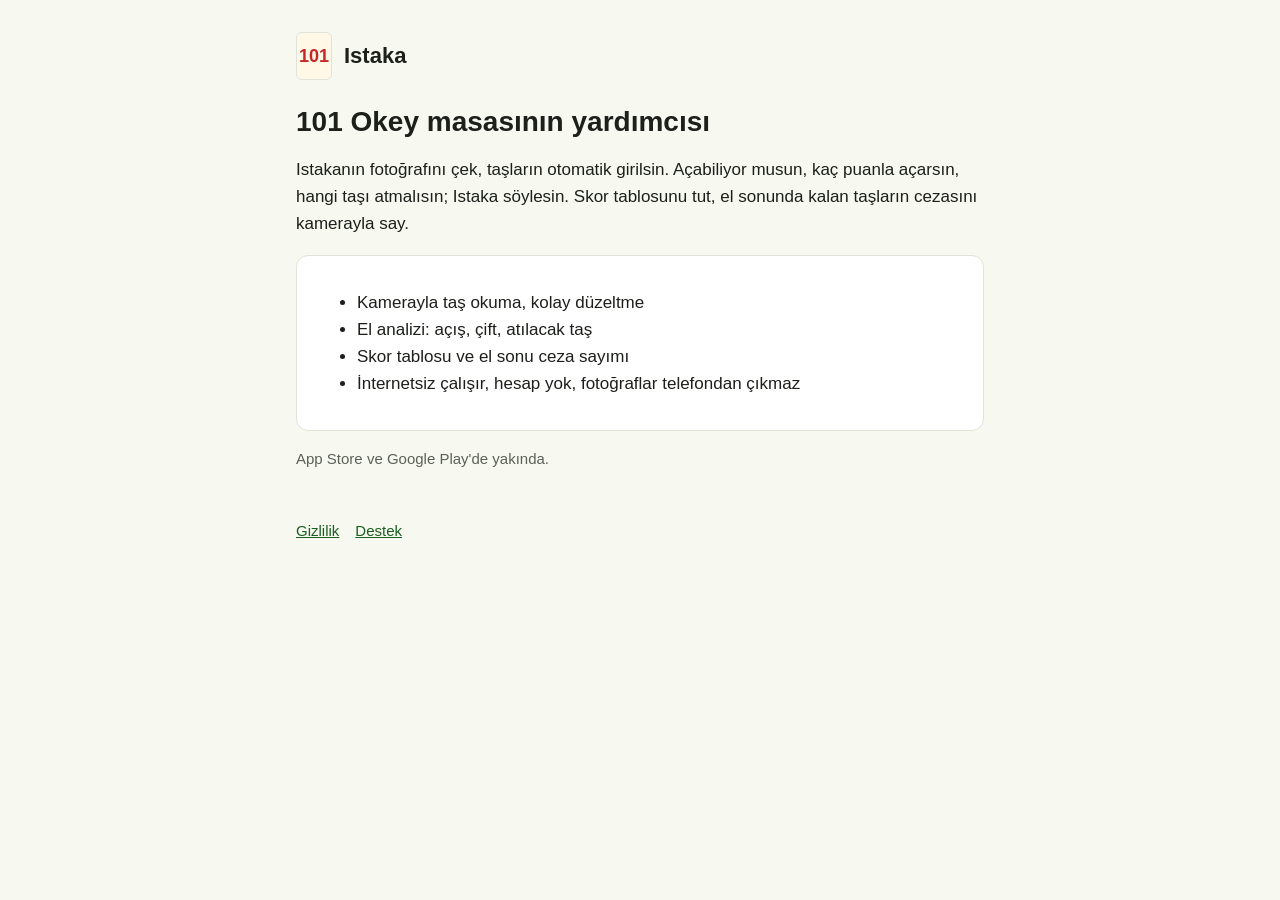
<file: index.html>
<!doctype html>
<html lang="tr">
<head>
<meta charset="utf-8">
<meta name="viewport" content="width=device-width, initial-scale=1">
<title>Istaka · 101 Okey masa yardımcısı</title>
<link rel="stylesheet" href="style.css">
</head>
<body>
<main>
<header><div class="tile">101</div><a href="./">Istaka</a></header>

<h1>101 Okey masasının yardımcısı</h1>
<p>Istakanın fotoğrafını çek, taşların otomatik girilsin. Açabiliyor musun,
kaç puanla açarsın, hangi taşı atmalısın; Istaka söylesin. Skor tablosunu tut,
el sonunda kalan taşların cezasını kamerayla say.</p>

<div class="card">
  <ul>
    <li>Kamerayla taş okuma, kolay düzeltme</li>
    <li>El analizi: açış, çift, atılacak taş</li>
    <li>Skor tablosu ve el sonu ceza sayımı</li>
    <li>İnternetsiz çalışır, hesap yok, fotoğraflar telefondan çıkmaz</li>
  </ul>
</div>

<p class="muted">App Store ve Google Play'de yakında.</p>

<footer><a href="gizlilik/">Gizlilik</a><a href="destek/">Destek</a></footer>
</main>
</body>
</html>
</file>
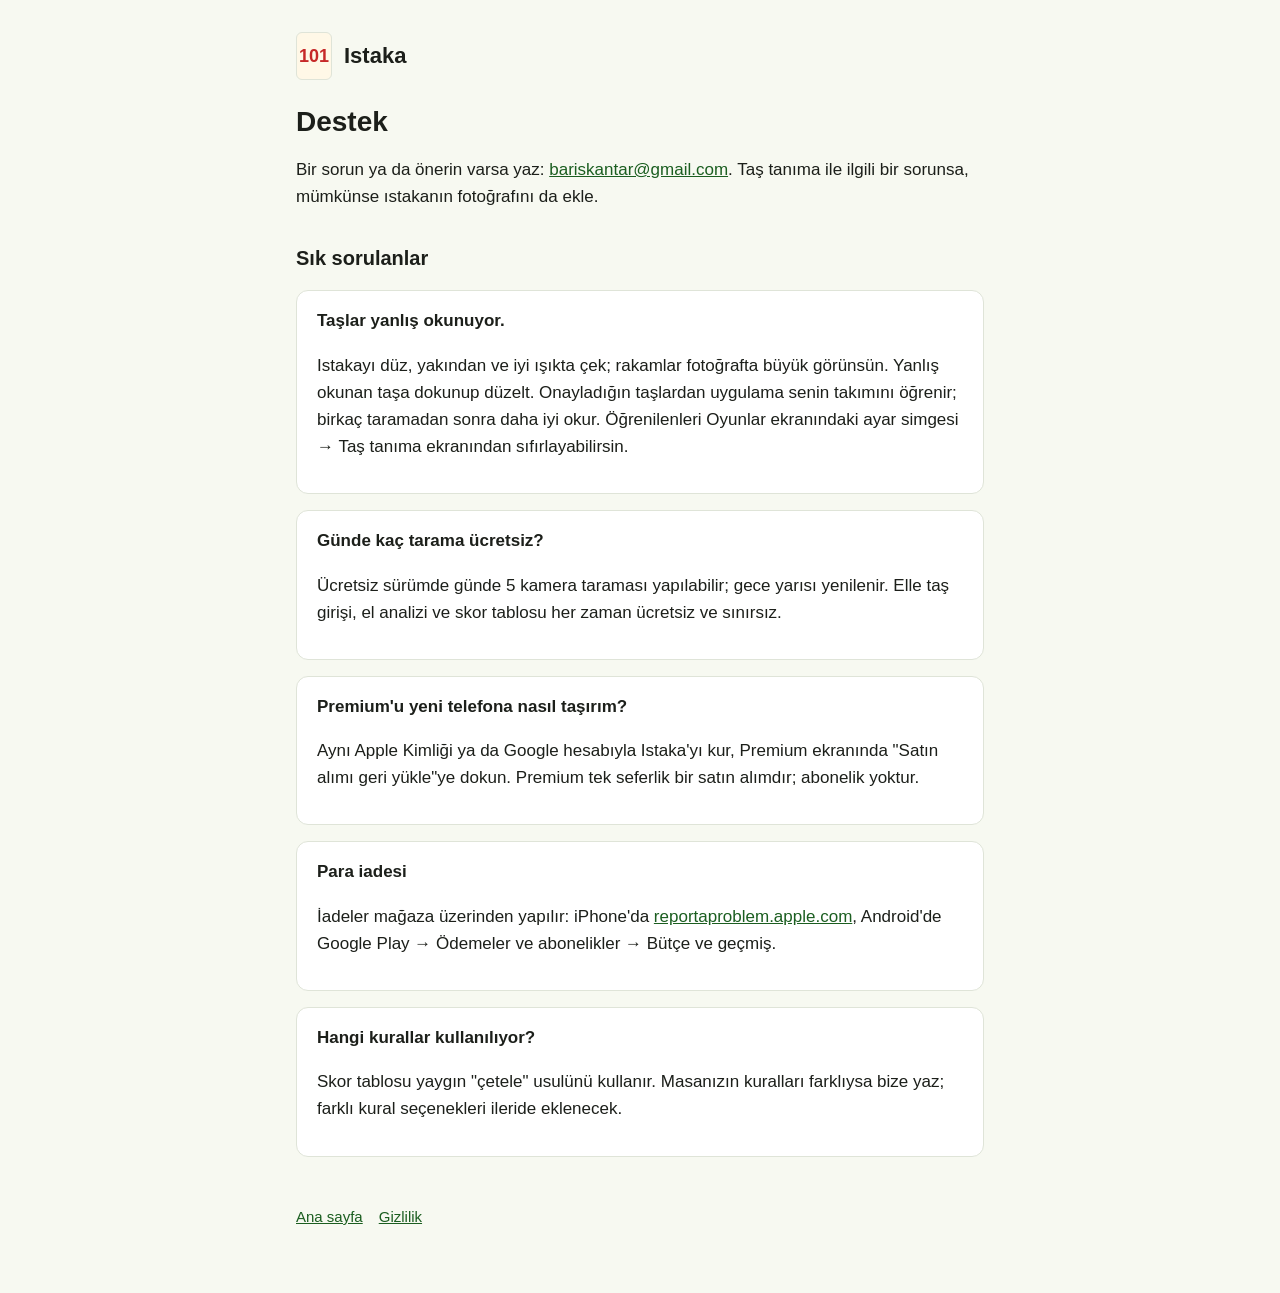
<file: destek/index.html>
<!doctype html>
<html lang="tr">
<head>
<meta charset="utf-8">
<meta name="viewport" content="width=device-width, initial-scale=1">
<title>Istaka · Destek</title>
<link rel="stylesheet" href="../style.css">
</head>
<body>
<main>
<header><div class="tile">101</div><a href="../">Istaka</a></header>

<h1>Destek</h1>
<p>Bir sorun ya da önerin varsa yaz:
<a href="mailto:bariskantar@gmail.com">bariskantar@gmail.com</a>.
Taş tanıma ile ilgili bir sorunsa, mümkünse ıstakanın fotoğrafını da ekle.</p>

<h2>Sık sorulanlar</h2>

<div class="card">
<strong>Taşlar yanlış okunuyor.</strong>
<p>Istakayı düz, yakından ve iyi ışıkta çek; rakamlar fotoğrafta büyük
görünsün. Yanlış okunan taşa dokunup düzelt. Onayladığın taşlardan uygulama
senin takımını öğrenir; birkaç taramadan sonra daha iyi okur. Öğrenilenleri Oyunlar
ekranındaki ayar simgesi → Taş tanıma ekranından sıfırlayabilirsin.</p>
</div>

<div class="card">
<strong>Günde kaç tarama ücretsiz?</strong>
<p>Ücretsiz sürümde günde 5 kamera taraması yapılabilir; gece yarısı
yenilenir. Elle taş girişi, el analizi ve skor tablosu her zaman ücretsiz ve
sınırsız.</p>
</div>

<div class="card">
<strong>Premium'u yeni telefona nasıl taşırım?</strong>
<p>Aynı Apple Kimliği ya da Google hesabıyla Istaka'yı kur, Premium ekranında
"Satın alımı geri yükle"ye dokun. Premium tek seferlik bir satın alımdır;
abonelik yoktur.</p>
</div>

<div class="card">
<strong>Para iadesi</strong>
<p>İadeler mağaza üzerinden yapılır: iPhone'da
<a href="https://reportaproblem.apple.com">reportaproblem.apple.com</a>,
Android'de Google Play → Ödemeler ve abonelikler → Bütçe ve geçmiş.</p>
</div>

<div class="card">
<strong>Hangi kurallar kullanılıyor?</strong>
<p>Skor tablosu yaygın "çetele" usulünü kullanır. Masanızın kuralları
farklıysa bize yaz; farklı kural seçenekleri ileride eklenecek.</p>
</div>

<footer><a href="../">Ana sayfa</a><a href="../gizlilik/">Gizlilik</a></footer>
</main>
</body>
</html>
</file>
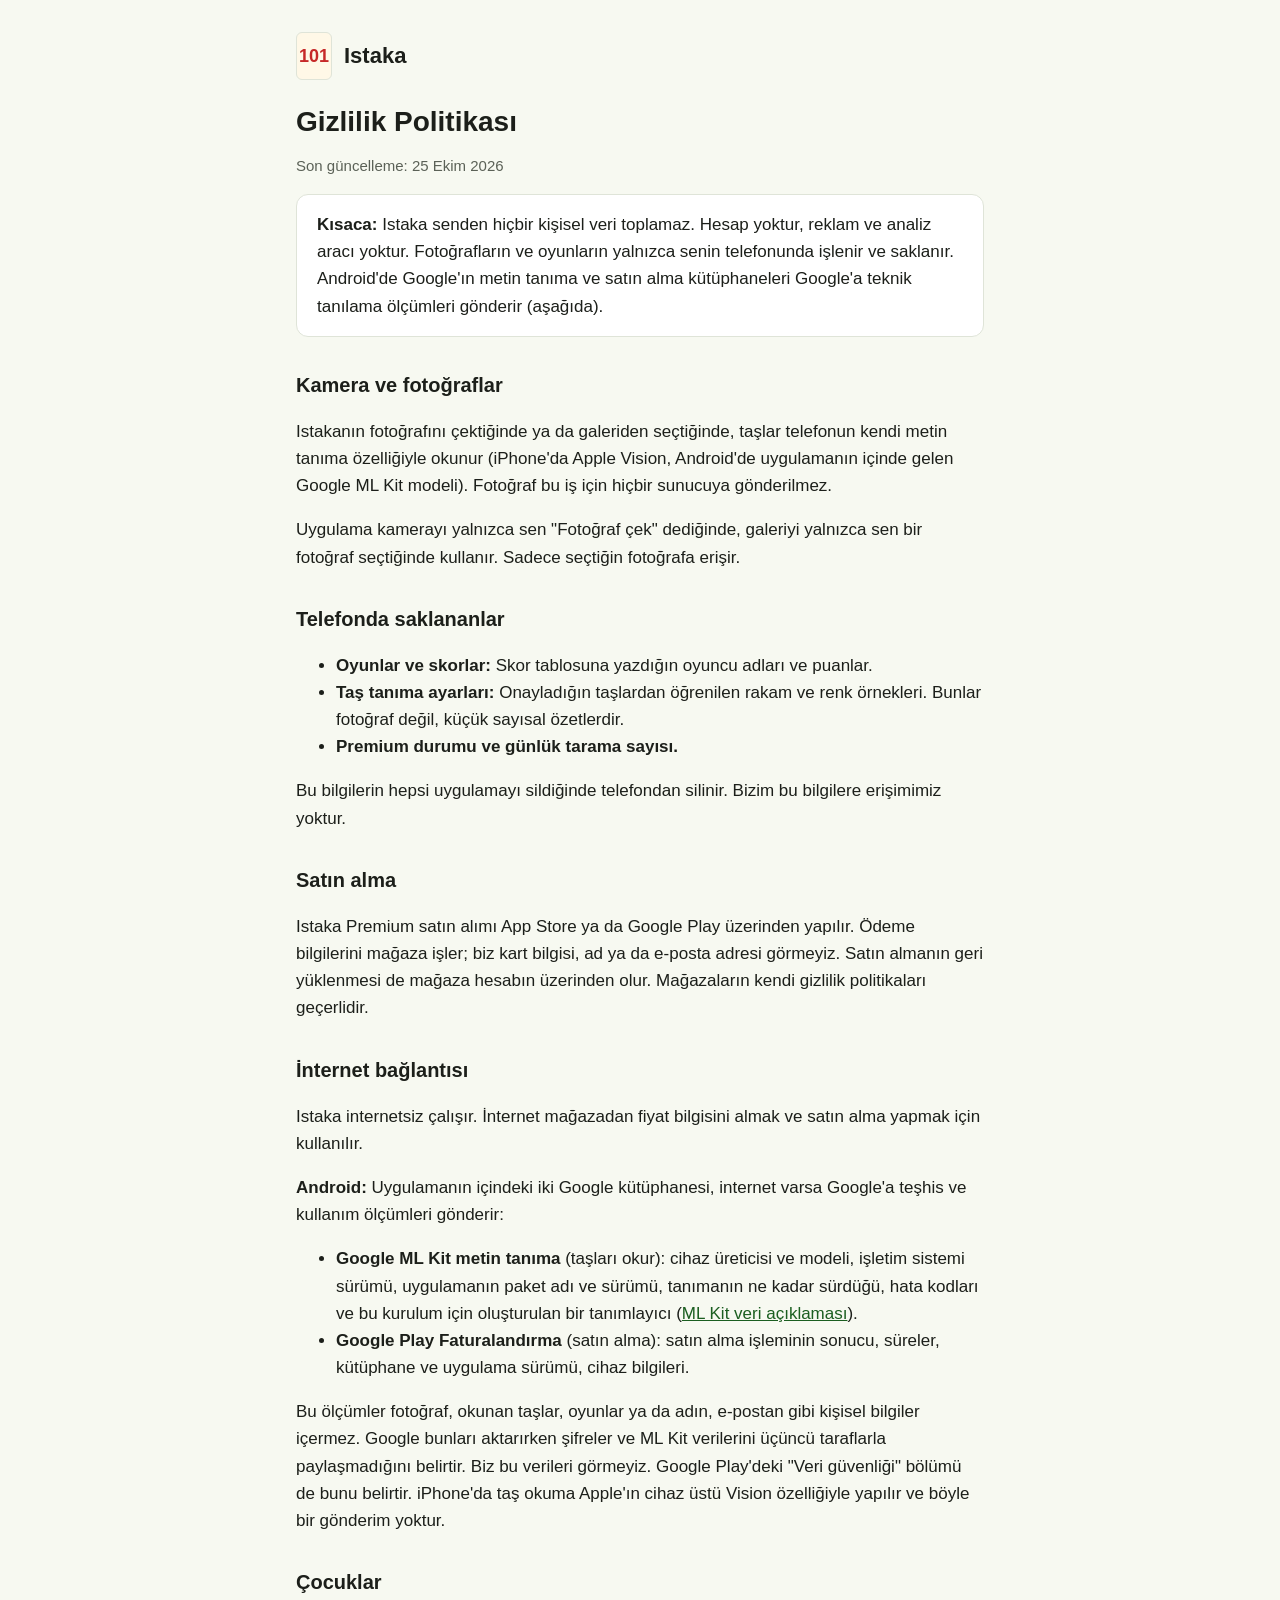
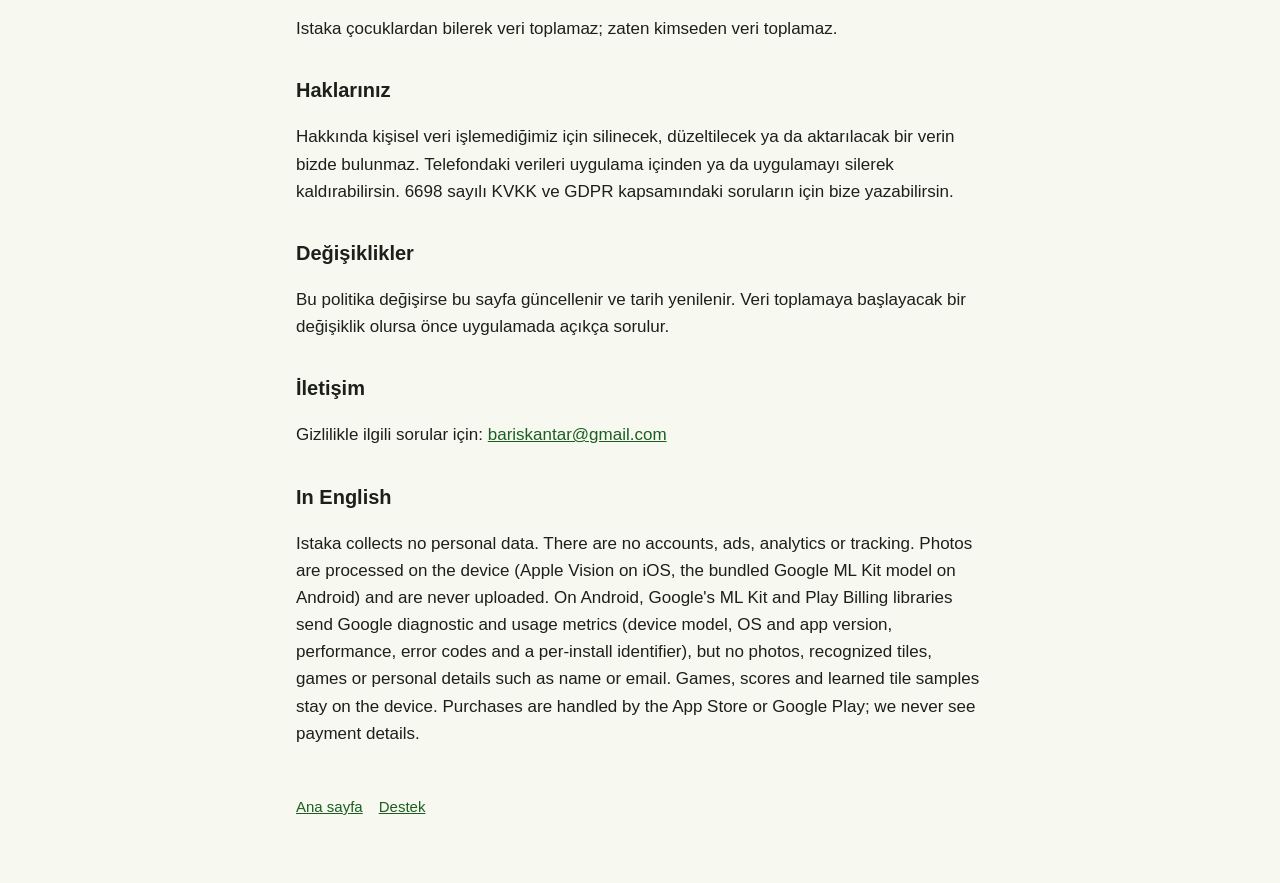
<file: gizlilik/index.html>
<!doctype html>
<html lang="tr">
<head>
<meta charset="utf-8">
<meta name="viewport" content="width=device-width, initial-scale=1">
<title>Istaka · Gizlilik Politikası</title>
<link rel="stylesheet" href="../style.css">
</head>
<body>
<main>
<header><div class="tile">101</div><a href="../">Istaka</a></header>

<h1>Gizlilik Politikası</h1>
<p class="muted">Son güncelleme: 25 Ekim 2026</p>

<div class="card">
  <strong>Kısaca:</strong> Istaka senden hiçbir kişisel veri toplamaz. Hesap
  yoktur, reklam ve analiz aracı yoktur. Fotoğrafların ve oyunların yalnızca
  senin telefonunda işlenir ve saklanır. Android'de Google'ın metin tanıma ve
  satın alma kütüphaneleri Google'a teknik tanılama ölçümleri gönderir
  (aşağıda).
</div>

<h2>Kamera ve fotoğraflar</h2>
<p>Istakanın fotoğrafını çektiğinde ya da galeriden seçtiğinde, taşlar
telefonun kendi metin tanıma özelliğiyle okunur (iPhone'da Apple Vision,
Android'de uygulamanın içinde gelen Google ML Kit modeli). Fotoğraf bu iş için
hiçbir sunucuya gönderilmez.</p>
<p>Uygulama kamerayı yalnızca sen "Fotoğraf çek" dediğinde, galeriyi yalnızca
sen bir fotoğraf seçtiğinde kullanır. Sadece seçtiğin fotoğrafa erişir.</p>

<h2>Telefonda saklananlar</h2>
<ul>
  <li><strong>Oyunlar ve skorlar:</strong> Skor tablosuna yazdığın oyuncu adları ve puanlar.</li>
  <li><strong>Taş tanıma ayarları:</strong> Onayladığın taşlardan öğrenilen rakam ve renk örnekleri.
    Bunlar fotoğraf değil, küçük sayısal özetlerdir.</li>
  <li><strong>Premium durumu ve günlük tarama sayısı.</strong></li>
</ul>
<p>Bu bilgilerin hepsi uygulamayı sildiğinde telefondan silinir. Bizim bu
bilgilere erişimimiz yoktur.</p>

<h2>Satın alma</h2>
<p>Istaka Premium satın alımı App Store ya da Google Play üzerinden yapılır.
Ödeme bilgilerini mağaza işler; biz kart bilgisi, ad ya da e-posta adresi
görmeyiz. Satın almanın geri yüklenmesi de mağaza hesabın üzerinden olur.
Mağazaların kendi gizlilik politikaları geçerlidir.</p>

<h2>İnternet bağlantısı</h2>
<p>Istaka internetsiz çalışır. İnternet mağazadan fiyat bilgisini almak ve
satın alma yapmak için kullanılır.</p>
<p><strong>Android:</strong> Uygulamanın içindeki iki Google kütüphanesi,
internet varsa Google'a teşhis ve kullanım ölçümleri gönderir:</p>
<ul>
  <li><strong>Google ML Kit metin tanıma</strong> (taşları okur): cihaz
    üreticisi ve modeli, işletim sistemi sürümü, uygulamanın paket adı ve
    sürümü, tanımanın ne kadar sürdüğü, hata kodları ve bu kurulum için
    oluşturulan bir tanımlayıcı
    (<a href="https://developers.google.com/ml-kit/android-data-disclosure">ML Kit veri açıklaması</a>).</li>
  <li><strong>Google Play Faturalandırma</strong> (satın alma): satın alma
    işleminin sonucu, süreler, kütüphane ve uygulama sürümü, cihaz bilgileri.</li>
</ul>
<p>Bu ölçümler fotoğraf, okunan taşlar, oyunlar ya da adın, e-postan gibi
kişisel bilgiler içermez. Google bunları aktarırken şifreler ve ML Kit
verilerini üçüncü taraflarla paylaşmadığını belirtir. Biz bu verileri görmeyiz.
Google Play'deki "Veri güvenliği" bölümü de bunu belirtir. iPhone'da taş
okuma Apple'ın cihaz üstü Vision özelliğiyle yapılır ve böyle bir gönderim
yoktur.</p>

<h2>Çocuklar</h2>
<p>Istaka çocuklardan bilerek veri toplamaz; zaten kimseden veri toplamaz.</p>

<h2>Haklarınız</h2>
<p>Hakkında kişisel veri işlemediğimiz için silinecek, düzeltilecek ya da
aktarılacak bir verin bizde bulunmaz. Telefondaki verileri uygulama içinden ya
da uygulamayı silerek kaldırabilirsin. 6698 sayılı KVKK ve GDPR kapsamındaki
soruların için bize yazabilirsin.</p>

<h2>Değişiklikler</h2>
<p>Bu politika değişirse bu sayfa güncellenir ve tarih yenilenir. Veri
toplamaya başlayacak bir değişiklik olursa önce uygulamada açıkça sorulur.</p>

<h2>İletişim</h2>
<p>Gizlilikle ilgili sorular için: <a href="mailto:bariskantar@gmail.com">bariskantar@gmail.com</a></p>

<h2 lang="en">In English</h2>
<p lang="en">Istaka collects no personal data. There are no accounts, ads,
analytics or tracking. Photos are processed on the device (Apple Vision on
iOS, the bundled Google ML Kit model on Android) and are never uploaded. On
Android, Google's ML Kit and Play Billing libraries send Google diagnostic and
usage metrics (device model, OS and app version, performance, error codes and a
per-install identifier), but no photos, recognized tiles, games or personal
details such as name or email.
Games, scores and learned tile samples stay on the device. Purchases are handled by the
App Store or Google Play; we never see payment details.</p>

<footer><a href="../">Ana sayfa</a><a href="../destek/">Destek</a></footer>
</main>
</body>
</html>
</file>
<file: style.css>
:root {
  --bg: #f7f9f1;
  --text: #1c1f1a;
  --muted: #5b6157;
  --accent: #1b5e20;
  --card: #ffffff;
  --border: #dfe4d8;
}
@media (prefers-color-scheme: dark) {
  :root {
    --bg: #121511;
    --text: #e3e7dd;
    --muted: #a7ad9f;
    --accent: #8fd18f;
    --card: #1b1f19;
    --border: #2d332a;
  }
}
* { box-sizing: border-box; }
body {
  margin: 0;
  background: var(--bg);
  color: var(--text);
  font: 17px/1.6 -apple-system, BlinkMacSystemFont, "Segoe UI", Roboto, sans-serif;
}
main { max-width: 720px; margin: 0 auto; padding: 32px 16px 64px; }
header { display: flex; align-items: center; gap: 12px; margin-bottom: 24px; }
header a { color: inherit; text-decoration: none; font-weight: 700; font-size: 22px; }
.tile {
  width: 36px; height: 48px; border-radius: 6px; background: #fff8e7;
  border: 1px solid var(--border); display: grid; place-items: center;
  color: #c62828; font-weight: 800; font-size: 18px;
}
h1 { font-size: 28px; line-height: 1.25; margin: 0 0 8px; }
h2 { font-size: 20px; margin: 32px 0 8px; }
p, li { color: var(--text); }
.muted { color: var(--muted); font-size: 15px; }
a { color: var(--accent); }
.card {
  background: var(--card); border: 1px solid var(--border);
  border-radius: 12px; padding: 16px 20px; margin: 16px 0;
}
footer { margin-top: 48px; font-size: 15px; color: var(--muted); }
footer a { margin-right: 16px; }
</file>
